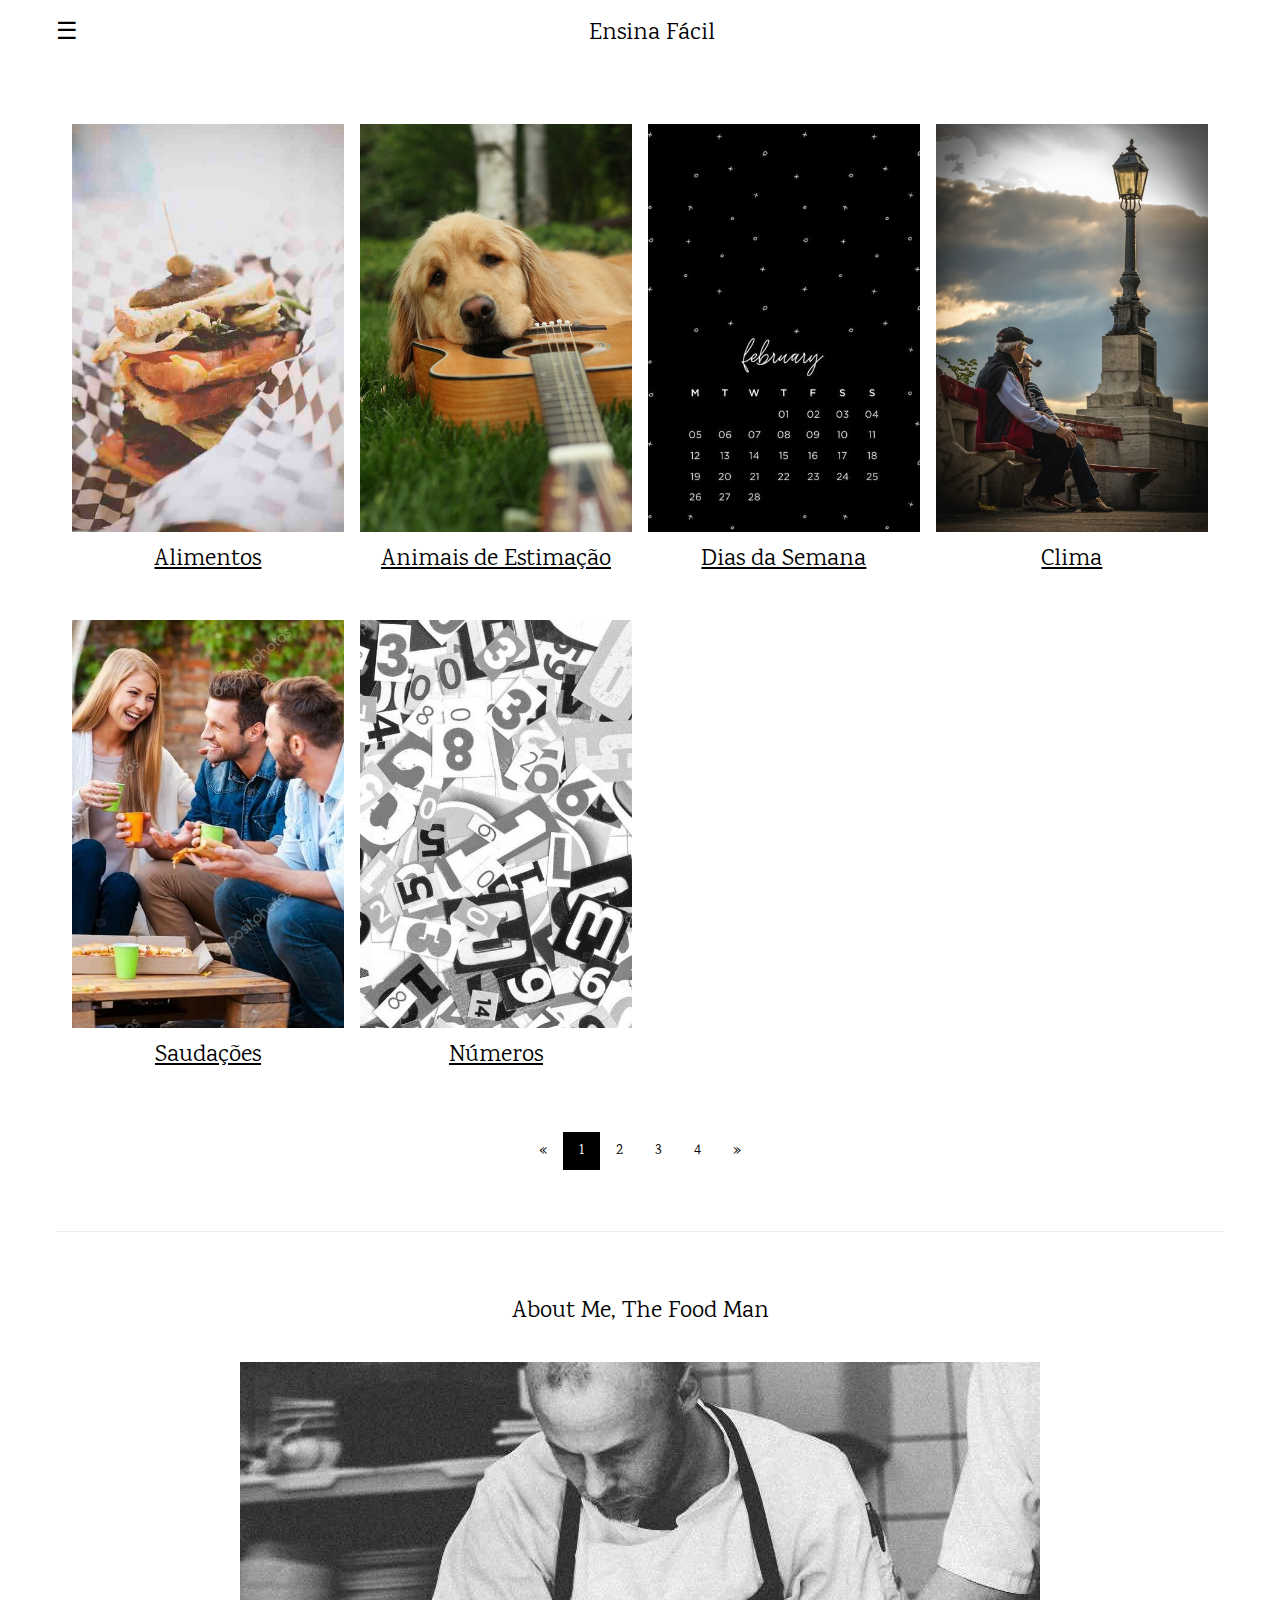
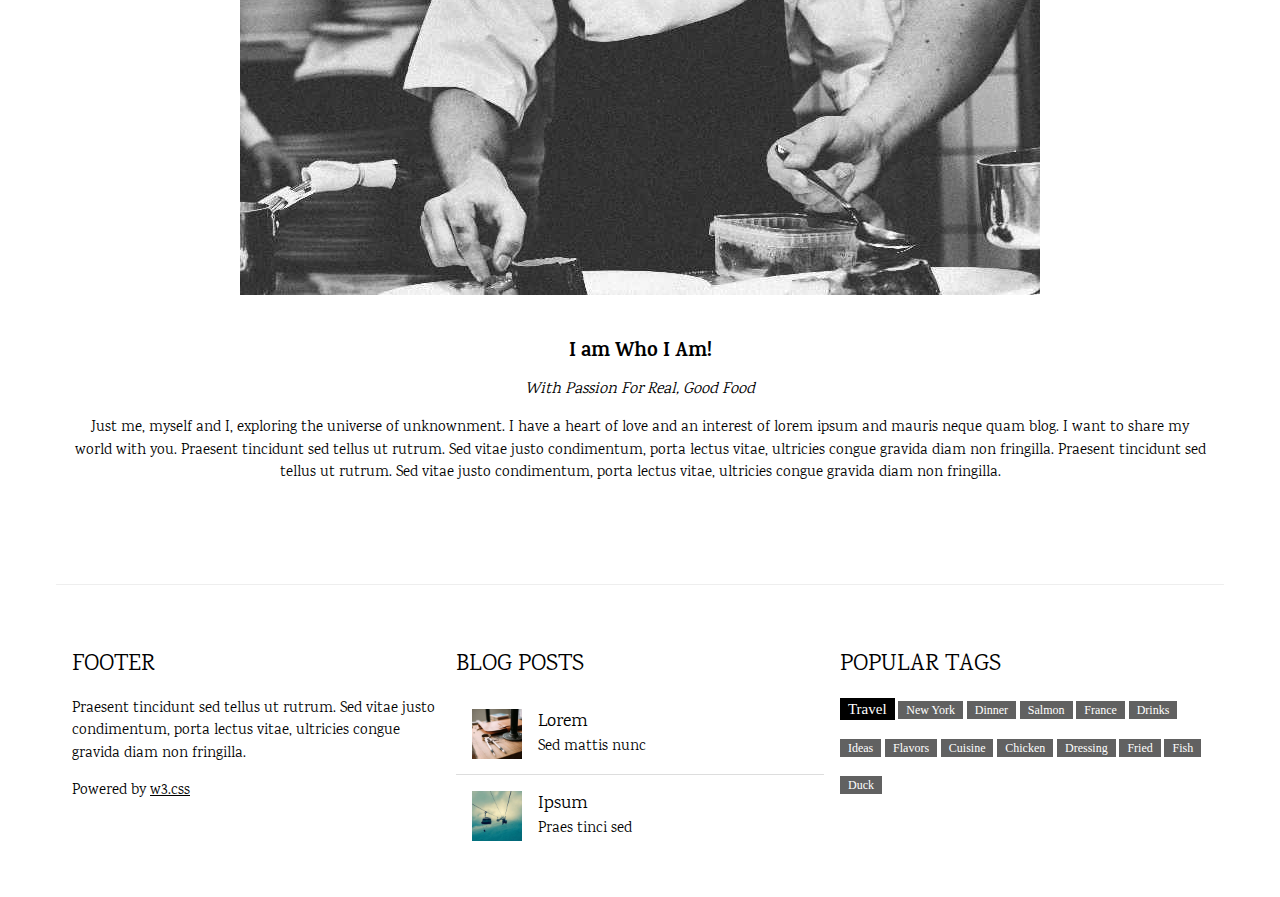
<file: index.html>
<!DOCTYPE html>
<html>
<title>Ensina Fácil</title>
<meta charset="UTF-8">
<meta name="viewport" content="width=device-width, initial-scale=1">
<link rel="stylesheet" href="https://www.w3schools.com/w3css/4/w3.css">
<link rel="stylesheet" href="https://fonts.googleapis.com/css?family=Karma">
<style>
body,h1,h2,h3,h4,h5,h6 {font-family: "Karma", sans-serif}
.w3-bar-block .w3-bar-item {padding:20px}
</style>
<body>

<!-- Sidebar (hidden by default) -->
<nav class="w3-sidebar w3-bar-block w3-card w3-top w3-xlarge w3-animate-left" style="display:none;z-index:2;width:40%;min-width:300px" id="mySidebar">
  <a href="javascript:void(0)" onclick="w3_close()"
  class="w3-bar-item w3-button">Fechar Menu</a>
  <a href="index.html" onclick="w3_close()" class="w3-bar-item w3-button">Exercícios</a>
  <a href="#about" onclick="w3_close()" class="w3-bar-item w3-button">Sobre</a>
</nav>

<!-- Top menu -->
<div class="w3-top">
  <div class="w3-white w3-xlarge" style="max-width:1200px;margin:auto">
    <div class="w3-button w3-padding-16 w3-left" onclick="w3_open()">&#9776;</div>
    <div class="w3-right w3-padding-16">&nbsp&nbsp&nbsp&nbsp&nbsp</div>
    <div class="w3-center w3-padding-16">Ensina Fácil</div>
  </div>
</div>
  
<!-- !PAGE CONTENT! -->
<div class="w3-main w3-content w3-padding" style="max-width:1200px;margin-top:100px">

  <!-- First Photo Grid-->
  <div class="w3-row-padding w3-padding-16 w3-center" id="food">
    <div class="w3-quarter">
      <a href="Alimentos.html"><img src="w3images/sandwich.jpg" alt="Sandwich" style="width:100%">
      <h3>Alimentos</h3></a>
    </div>
    <div class="w3-quarter">
      <a href="#"><img src="w3images/pets.jpg" alt="Steak" style="width:100%">
      <h3>Animais de Estimação</h3></a>
    </div>
    <div class="w3-quarter">
      <a href="#"><img src="w3images/Calendario.jpg" alt="Cherries" style="width:100%">
      <h3>Dias da Semana</h3></a>
    </div>
    <div class="w3-quarter">
      <a href="#"><img src="w3images/Clima.jpg" alt="Pasta and Wine" style="width:100%">
      <h3>Clima</h3></a>
    </div>
  </div>
  
  <!-- Second Photo Grid-->
  <div class="w3-row-padding w3-padding-16 w3-center">
    <div class="w3-quarter">
      <a href="#"><img src="w3images/Saudacoes.jpg" alt="Popsicle" style="width:100%">
      <h3>Saudações</h3></a>
    </div>
    <div class="w3-quarter">
      <a href="#"><img src="w3images/Numeros.jpg" alt="Salmon" style="width:100%">
      <h3>Números</h3>
    </div>

  </div>

  <!-- Pagination -->
  <div class="w3-center w3-padding-32">
    <div class="w3-bar">
      <a href="#" class="w3-bar-item w3-button w3-hover-black">&laquo;</a>
      <a href="#" class="w3-bar-item w3-black w3-button">1</a>
      <a href="#" class="w3-bar-item w3-button w3-hover-black">2</a>
      <a href="#" class="w3-bar-item w3-button w3-hover-black">3</a>
      <a href="#" class="w3-bar-item w3-button w3-hover-black">4</a>
      <a href="#" class="w3-bar-item w3-button w3-hover-black">&raquo;</a>
    </div>
  </div>
  
  <hr id="about">

  <!-- About Section -->
  <div class="w3-container w3-padding-32 w3-center">  
    <h3>About Me, The Food Man</h3><br>
    <img src="w3images/chef.jpg" alt="Me" class="w3-image" style="display:block;margin:auto" width="800" height="533">
    <div class="w3-padding-32">
      <h4><b>I am Who I Am!</b></h4>
      <h6><i>With Passion For Real, Good Food</i></h6>
      <p>Just me, myself and I, exploring the universe of unknownment. I have a heart of love and an interest of lorem ipsum and mauris neque quam blog. I want to share my world with you. Praesent tincidunt sed tellus ut rutrum. Sed vitae justo condimentum, porta lectus vitae, ultricies congue gravida diam non fringilla. Praesent tincidunt sed tellus ut rutrum. Sed vitae justo condimentum, porta lectus vitae, ultricies congue gravida diam non fringilla.</p>
    </div>
  </div>
  <hr>
  
  <!-- Footer -->
  <footer class="w3-row-padding w3-padding-32">
    <div class="w3-third">
      <h3>FOOTER</h3>
      <p>Praesent tincidunt sed tellus ut rutrum. Sed vitae justo condimentum, porta lectus vitae, ultricies congue gravida diam non fringilla.</p>
      <p>Powered by <a href="https://www.w3schools.com/w3css/default.asp" target="_blank">w3.css</a></p>
    </div>
  
    <div class="w3-third">
      <h3>BLOG POSTS</h3>
      <ul class="w3-ul w3-hoverable">
        <li class="w3-padding-16">
          <img src="w3images/workshop.jpg" class="w3-left w3-margin-right" style="width:50px">
          <span class="w3-large">Lorem</span><br>
          <span>Sed mattis nunc</span>
        </li>
        <li class="w3-padding-16">
          <img src="w3images/gondol.jpg" class="w3-left w3-margin-right" style="width:50px">
          <span class="w3-large">Ipsum</span><br>
          <span>Praes tinci sed</span>
        </li> 
      </ul>
    </div>

    <div class="w3-third w3-serif">
      <h3>POPULAR TAGS</h3>
      <p>
        <span class="w3-tag w3-black w3-margin-bottom">Travel</span> <span class="w3-tag w3-dark-grey w3-small w3-margin-bottom">New York</span> <span class="w3-tag w3-dark-grey w3-small w3-margin-bottom">Dinner</span>
        <span class="w3-tag w3-dark-grey w3-small w3-margin-bottom">Salmon</span> <span class="w3-tag w3-dark-grey w3-small w3-margin-bottom">France</span> <span class="w3-tag w3-dark-grey w3-small w3-margin-bottom">Drinks</span>
        <span class="w3-tag w3-dark-grey w3-small w3-margin-bottom">Ideas</span> <span class="w3-tag w3-dark-grey w3-small w3-margin-bottom">Flavors</span> <span class="w3-tag w3-dark-grey w3-small w3-margin-bottom">Cuisine</span>
        <span class="w3-tag w3-dark-grey w3-small w3-margin-bottom">Chicken</span> <span class="w3-tag w3-dark-grey w3-small w3-margin-bottom">Dressing</span> <span class="w3-tag w3-dark-grey w3-small w3-margin-bottom">Fried</span>
        <span class="w3-tag w3-dark-grey w3-small w3-margin-bottom">Fish</span> <span class="w3-tag w3-dark-grey w3-small w3-margin-bottom">Duck</span>
      </p>
    </div>
  </footer>

<!-- End page content -->
</div>

<script>
// Script to open and close sidebar
function w3_open() {
  document.getElementById("mySidebar").style.display = "block";
}
 
function w3_close() {
  document.getElementById("mySidebar").style.display = "none";
}
</script>

</body>
</html>
</file>
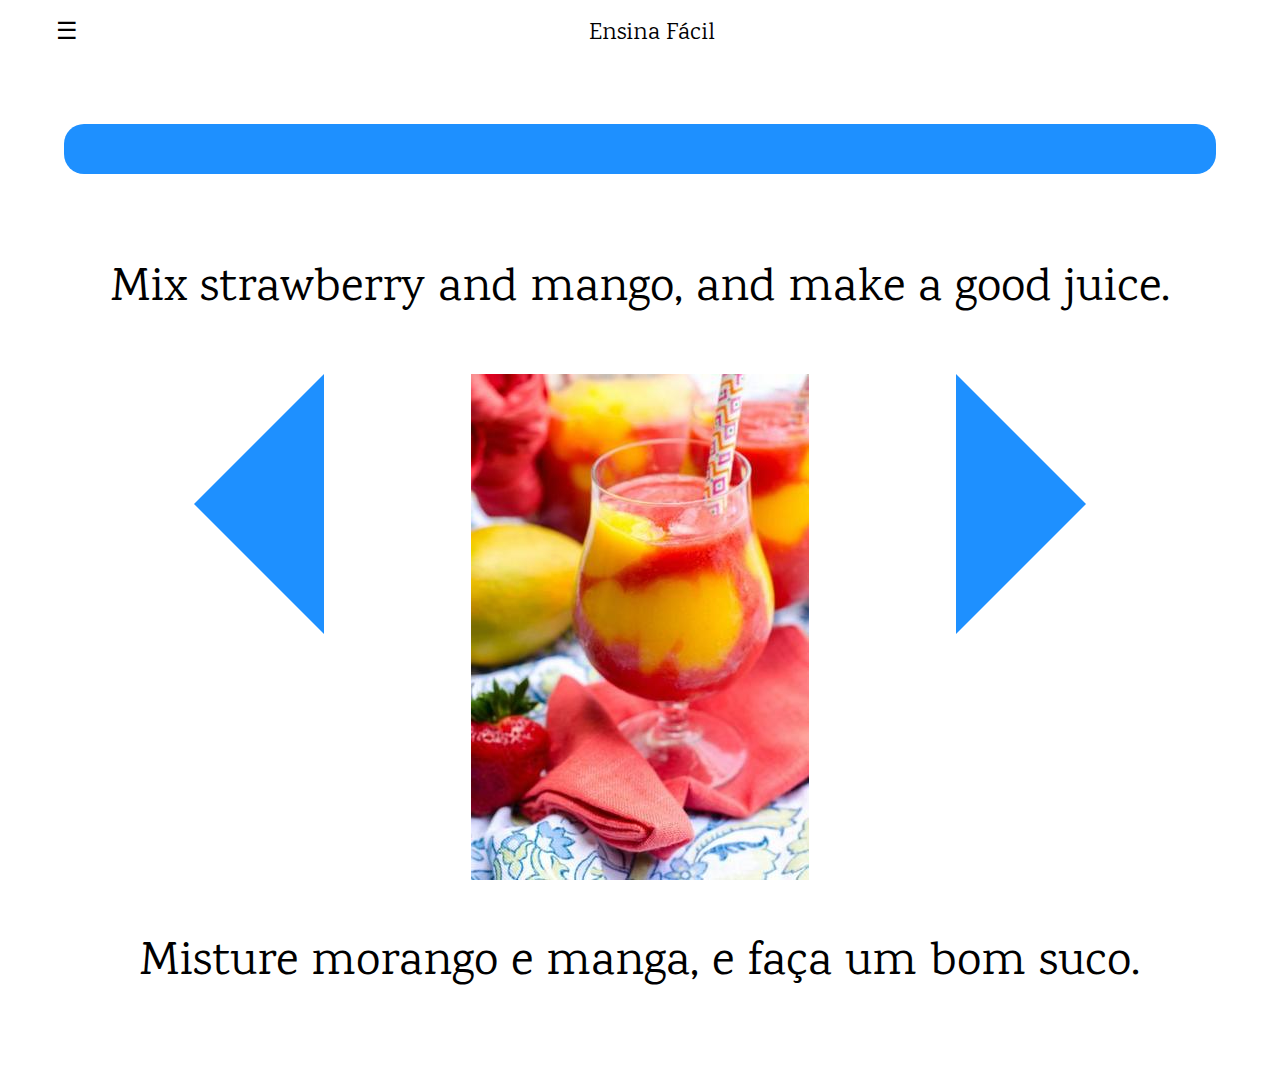
<file: Alim1.html>
<!DOCTYPE html>
<html>
<title>Ensina Fácil</title>
<meta charset="UTF-8">
<meta name="viewport"  content="width=device-width, initial-scale=1">
<link rel="stylesheet" href="https://www.w3schools.com/w3css/4/w3.css">
<link rel="stylesheet" href="https://fonts.googleapis.com/css?family=Karma">
<link rel="stylesheet" type="text/css" href="barra.css"/>
<script src="hidediv.js"></script>

<style>
body,h1,h2,h3,h4,h5,h6 {font-family: "Karma", sans-serif}
.w3-bar-block .w3-bar-item {padding:20px}
</style>
<body>

<!-- Sidebar (hidden by default) -->
<nav class="w3-sidebar w3-bar-block w3-card w3-top w3-xlarge w3-animate-left" style="display:none;z-index:2;width:40%;min-width:300px" id="mySidebar">
  <a href="javascript:void(0)" onclick="w3_close()"
  class="w3-bar-item w3-button">Fechar Menu</a>
  <a href="index.html" onclick="w3_close()" class="w3-bar-item w3-button">Exercícios</a>
  <a href="index.html" onclick="w3_close()" class="w3-bar-item w3-button">Sobre</a>
</nav>

<!-- Top menu -->
<div class="w3-top">
  <div class="w3-white w3-xlarge" style="max-width:1200px;margin:auto">
    <div class="w3-button w3-padding-16 w3-left" onclick="w3_open()">&#9776;</div>
    <div class="w3-right w3-padding-16">&nbsp&nbsp&nbsp&nbsp&nbsp</div>
    <div class="w3-center w3-padding-16">Ensina Fácil</div>
  </div>
</div>
  
<!-- !PAGE CONTENT! -->
<div class="w3-main w3-content w3-padding" style="max-width:1200px;margin-top:100px">

  <!-- First Photo Grid-->
  
  <div class="w3-row-padding w3-padding-16 w3-center" id="food"> 
        <progress  style="width:100%"  id="minhaBarra" value="0" max="70"></progress>
			
  </div>
  
  <div class="w3-row-padding w3-padding-16 w3-center" id="food">
            
			<div id="Div1">
			    <p class="w3-xxxlarge">Mix strawberry and mango, and make a good juice.</p>	
				<span class="w3-left colorido2" id="paraDiv1" onclick="voltar(),mostrarDiv1()"></span>
                <span class="w3-right colorido" id="paraDiv2" onclick="next(), mostrarDiv2()"></span>			            				
				<img src="w3images/Mango-Strawberry-Daiquiris-6.jpg" >								
			    <p class="w3-xxxlarge">Misture morango e manga, e faça um bom suco.</p>												    
			</div>
  
			<div id="Div2">
			    <p class="w3-xxxlarge">Mix </p>
				<span class="w3-left colorido2" id="paraDiv1" onclick="voltar(), mostrarDiv1()"></span>
				<span class="w3-right colorido" id="paraDiv3" onclick="next(), mostrarDiv3()"></span>                
				<img src="w3images/receita-natural-para-dormir (1).jpg" >								
			    <p class="w3-xxxlarge">Misturar </p>												    
			</div>
			
			<div id="Div3">
			    <p class="w3-xxxlarge">Strawberry </p>
				<span class="w3-left colorido2" id="paraDiv2" onclick="voltar(), mostrarDiv2()"></span>
				<span class="w3-right colorido" id="paraDiv3" onclick="next(), mostrarDiv4()"></span>         
				<img src="w3images/e91fadc2ffb0164250719d6a5c76d6ba.jpg">								
			    <p class="w3-xxxlarge">Morango</p>												    
			</div>
			
			<div id="Div4">
			    <p class="w3-xxxlarge">Mango </p>
				<span class="w3-left colorido2" id="paraDiv3" onclick="voltar(), mostrarDiv3()"></span>
				<span class="w3-right colorido" id="paraDiv5" onclick="next(), mostrarDiv5()"></span>         
				<img src="w3images/mango-1982330_1280 (2).jpg"  >								
			    <p class="w3-xxxlarge">Manga</p>												    
			</div>
			
     		<div id="Div5">
			    <p class="w3-xxxlarge"> And make a<p>
				<span class="w3-left colorido2" id="paraDiv4" onclick="voltar(), mostrarDiv4()"></span>
				<span class="w3-right colorido" id="paraDiv6" onclick="next(), mostrarDiv6()"></span>         
				<img src="w3images/vegetable-juice-raw-food (1).jpg" >								
			    <p class="w3-xxxlarge"> E faça um<p>												    
			</div>
			
			<div id="Div6">
			    <p class="w3-xxxlarge">Good</p>
				<span class="w3-left colorido2" id="paraDiv5" onclick="voltar(), mostrarDiv5()"></span>
				<span class="w3-right colorido" id="paraDiv7" onclick="next(), mostrarDiv7()"></span>         
				<img src="w3images/Good-PNG-Transparent (1).png"  >								
			    <p class="w3-xxxlarge">Bom</p>												    
			</div>
			
			<div id="Div7">
			    <p class="w3-xxxlarge">Juice</p>
				<span class="w3-left colorido2" id="paraDiv5" onclick="voltar(), mostrarDiv6()"></span>
				<span class="w3-right colorido" id="paraDiv8" onclick="next(), mostrarDiv8()"></span>         
				<img src="w3images/orange-juice-67556_640 (1).jpg" >								
			    <p class="w3-xxxlarge">Suco</p>												    
			</div>
			
			<div id="Certo">
			    <p class="w3-xxxlarge">Meus parabéns. Você acertou!!!!</p>         
				<img src="w3images/Mango-Strawberry-Daiquiris-6.jpg" style="width:25%">								
			    <a href="Alimentos.html" ><p class="w3-xxxlarge"><u>Você pode progredir para a proxima aula clicando nesta frase.</u></p></a>												    
			</div>
			
		   <div id="Errado">
			    <p class="w3-xxxlarge">Você errou, mas não se preocupe. Tente quantas vezes quiser</p>        
				<img src="w3images/Mango-Strawberry-Daiquiris-6.jpg" style="width:22%">								
			    <a onclick="mostrarDiv1(), zerar()"><u><p class="w3-xxxlarge">Clicando nesta frase você pode fazer esta aula desde o início.</u></p></a>												    
			</div>
			
	<div class="w3-row-padding w3-padding-16 w3-center" id="Div8">
            <h2><b>Para responder a questão, clique na frase ou imagem corespondente a frase:</b></h2>
	        <p class="w3-xxxlarge"><u>Mix strawberry and mango, and make a good juice.</u></p>
            <div class="w3-quarter" id="RespostaCerta" onclick="mostrarCerto()">
                <a href="#"><img src="w3images/Mango-Strawberry-Daiquiris-6.jpg" alt="Sandwich" style="width:100%">
                <h3>Misture morango e manga, e faça um bom suco.</h3></a>
            </div>
            <div class="w3-quarter" id="RespostaErrada" onclick="mostrarErrado()">
                <a href="#"><img src="w3images/orange-juice-67556_640 (1).jpg" alt="Steak" style="width:100%">
                <h3>Misture morango e laranja, e faça um bom suco.</h3></a>
            </div>
            <div class="w3-quarter" id="RespostaErrada" onclick="mostrarErrado()">
                <a href="#"><img src="w3images/receita-natural-para-dormir (1).jpg" alt="Cherries" style="width:100%">
                <h3>Misturar é um passo comum em receitas. </h3></a>
            </div>
            <div class="w3-quarter" id="RespostaErrada" onclick="mostrarErrado()">
               <a href="#"><img src="w3images/lemonade-3468107_640.jpg" alt="Pasta and Wine" style="width:100%">
               <h3>Misture limão, água e áçucar para fazer um suco.</h3></a>
            </div>
    </div>
      
<!-- End page content -->
</div>

<script>

function next() {
		document.getElementById("minhaBarra").value = document.getElementById("minhaBarra").value + 10;
		
}
function voltar() {
		document.getElementById("minhaBarra").value = document.getElementById("minhaBarra").value - 10;				
}
function zerar() {
		document.getElementById("minhaBarra").value = document.getElementById("minhaBarra").value == 0;
		
}
// Script to open and close sidebar
function w3_open() {
  document.getElementById("mySidebar").style.display = "block";
}
 
function w3_close() {
  document.getElementById("mySidebar").style.display = "none";
}
</script>

</body>
</html>
</file>
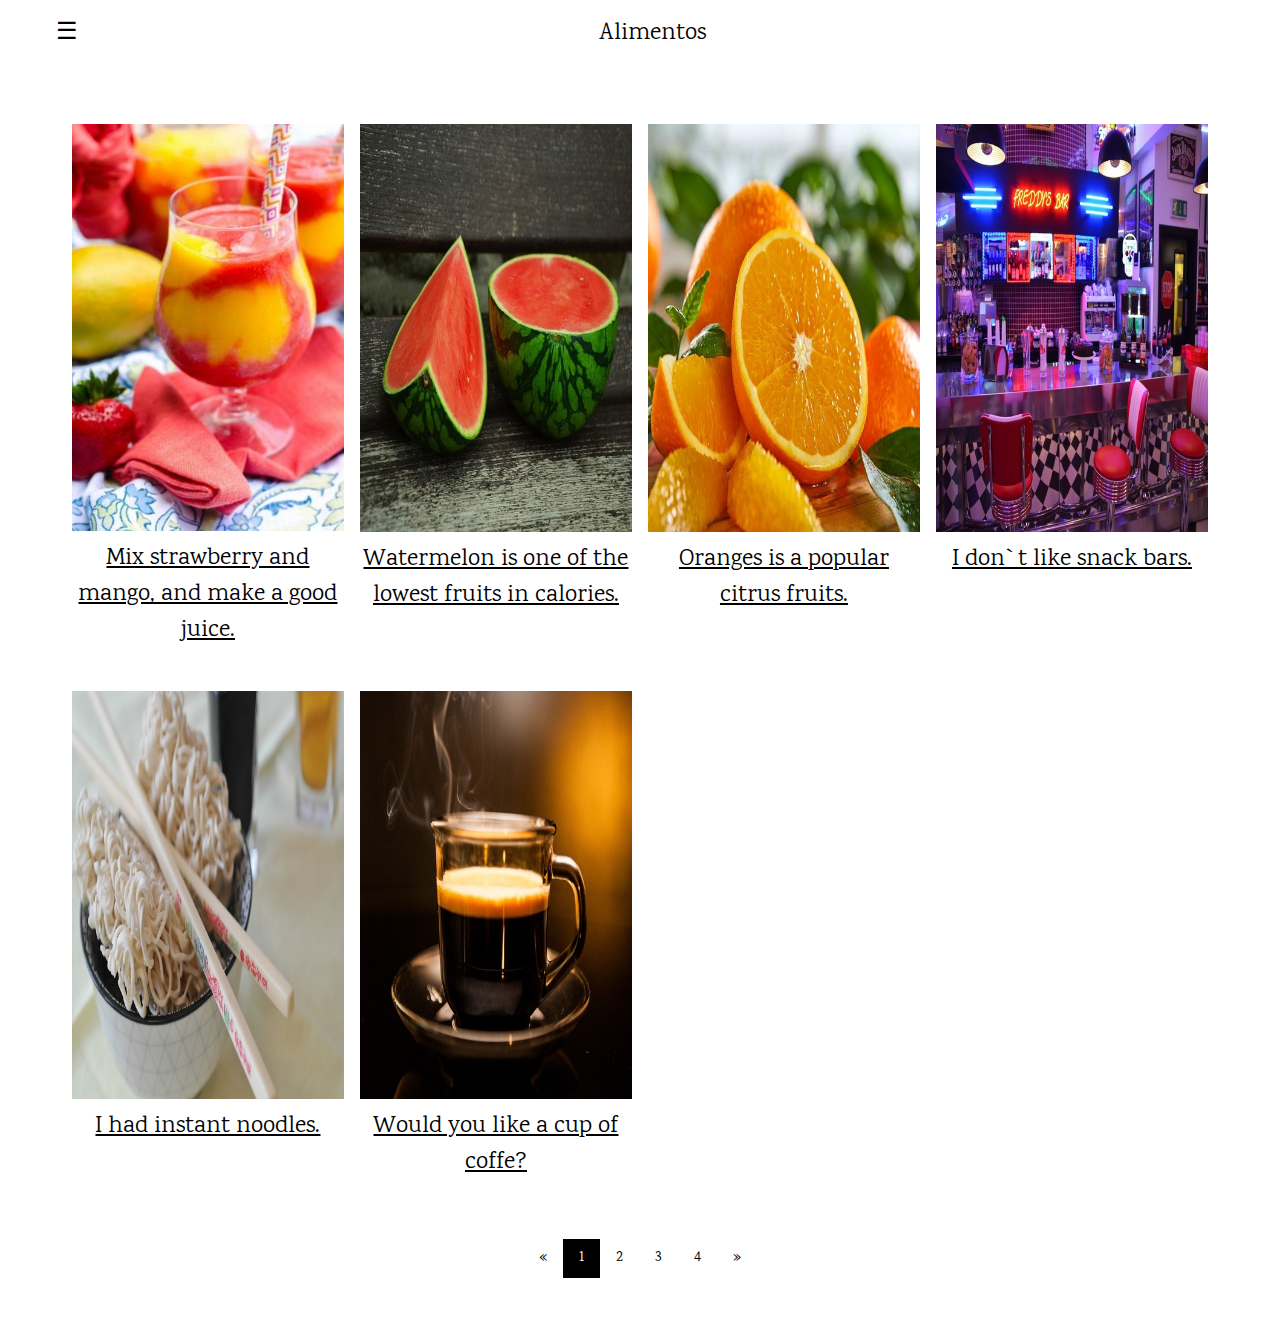
<file: Alimentos.html>
<!DOCTYPE html>
<html>
<title>Ensina Fácil</title>
<meta charset="UTF-8">
<meta name="viewport" content="width=device-width, initial-scale=1">
<link rel="stylesheet" href="https://www.w3schools.com/w3css/4/w3.css">
<link rel="stylesheet" href="https://fonts.googleapis.com/css?family=Karma">
<style>
body,h1,h2,h3,h4,h5,h6 {font-family: "Karma", sans-serif}
.w3-bar-block .w3-bar-item {padding:20px}
</style>
<body>

<!-- Sidebar (hidden by default) -->
<nav class="w3-sidebar w3-bar-block w3-card w3-top w3-xlarge w3-animate-left" style="display:none;z-index:2;width:40%;min-width:300px" id="mySidebar">
  <a href="javascript:void(0)" onclick="w3_close()"
  class="w3-bar-item w3-button">Fechar Menu</a>
  <a href="index.html" onclick="w3_close()" class="w3-bar-item w3-button">Exercícios</a>
  <a href="index.html" onclick="w3_close()" class="w3-bar-item w3-button">Sobre</a>
</nav>

<!-- Top menu -->
<div class="w3-top">
  <div class="w3-white w3-xlarge" style="max-width:1200px;margin:auto">
    <div class="w3-button w3-padding-16 w3-left" onclick="w3_open()">&#9776;</div>
    <div class="w3-right w3-padding-16">&nbsp&nbsp&nbsp&nbsp&nbsp</div>
    <div class="w3-center w3-padding-16">Alimentos</div>
  </div>
</div>
  
<!-- !PAGE CONTENT! -->
<div class="w3-main w3-content w3-padding" style="max-width:1200px;margin-top:100px">

  <!-- First Photo Grid-->
  <div class="w3-row-padding w3-padding-16 w3-center" id="food">
    <div class="w3-quarter">
      <a href="Alim1.html"><img src="w3images/Mango-Strawberry-Daiquiris-6.jpg" alt="juice" style="width:100%">
      <h3>Mix strawberry and mango, and make a good juice.</h3></a>
    </div>
    <div class="w3-quarter">
      <a href="#"><img src="w3images/watermelon-815072_1280.jpg" alt="Watermelon" style="width:100%">
      <h3>Watermelon is one of the lowest fruits in calories.</h3></a>
    </div>
    <div class="w3-quarter">
      <a href="#"><img src="w3images/buy-navel-oranges-online-020819b.jpg" alt="Cherries" style="width:100%">
      <h3>Oranges is a popular citrus fruits.</h3></a>
    </div>
    <div class="w3-quarter">
      <a href="#"><img src="w3images/restaurant-1168609_1280 (1).jpg" alt="Pasta and Wine" style="width:100%">
      <h3>I don`t like snack bars.</h3></a>
    </div>
  </div>
  
  <!-- Second Photo Grid-->
  <div class="w3-row-padding w3-padding-16 w3-center">
    <div class="w3-quarter">
      <a href="#"><img src="w3images/noodles-3201631_1280 (1).jpg" alt="Popsicle" style="width:100%">
      <h3>I had instant noodles.</h3></a>
    </div>
    <div class="w3-quarter">
      <a href="#"><img src="w3images/coffe-1354786_1280 (1).jpg" alt="Salmon" style="width:100%">
      <h3>Would you like a cup of coffe?</h3>
    </div>
  </div>

  <!-- Pagination -->
  <div class="w3-center w3-padding-32">
    <div class="w3-bar">
      <a href="#" class="w3-bar-item w3-button w3-hover-black">&laquo;</a>
      <a href="#" class="w3-bar-item w3-black w3-button">1</a>
      <a href="#" class="w3-bar-item w3-button w3-hover-black">2</a>
      <a href="#" class="w3-bar-item w3-button w3-hover-black">3</a>
      <a href="#" class="w3-bar-item w3-button w3-hover-black">4</a>
      <a href="#" class="w3-bar-item w3-button w3-hover-black">&raquo;</a>
    </div>
  </div>
  

</div>

<script>
// Script to open and close sidebar
function w3_open() {
  document.getElementById("mySidebar").style.display = "block";
}
 
function w3_close() {
  document.getElementById("mySidebar").style.display = "none";
}
</script>

</body>
</html>
</file>
<file: barra.css>
progress {
    display:block;
    -webkit-appearance: none;
	height:50px;
	width:1200px;
	
}
progress::-webkit-progress-bar {
    background:DodgerBlue;
    border-radius: 20px;
    padding: 10px;
}
progress::-moz-progress-bar {  
    background: black;
    border-radius: 20px;
    padding: 20px;
}
progress::-webkit-progress-value {
    border-radius: 5px;
    background:Yellow;	
}
span{
    width:0;
    height:0;
    border:130px solid transparent;
    display:block;
}
span.colorido{  
    border-left-color:DodgerBlue; 
}
span.colorido2{  
    border-right-color:DodgerBlue; 
}
.escondido{
	display:none;
}
</file>
